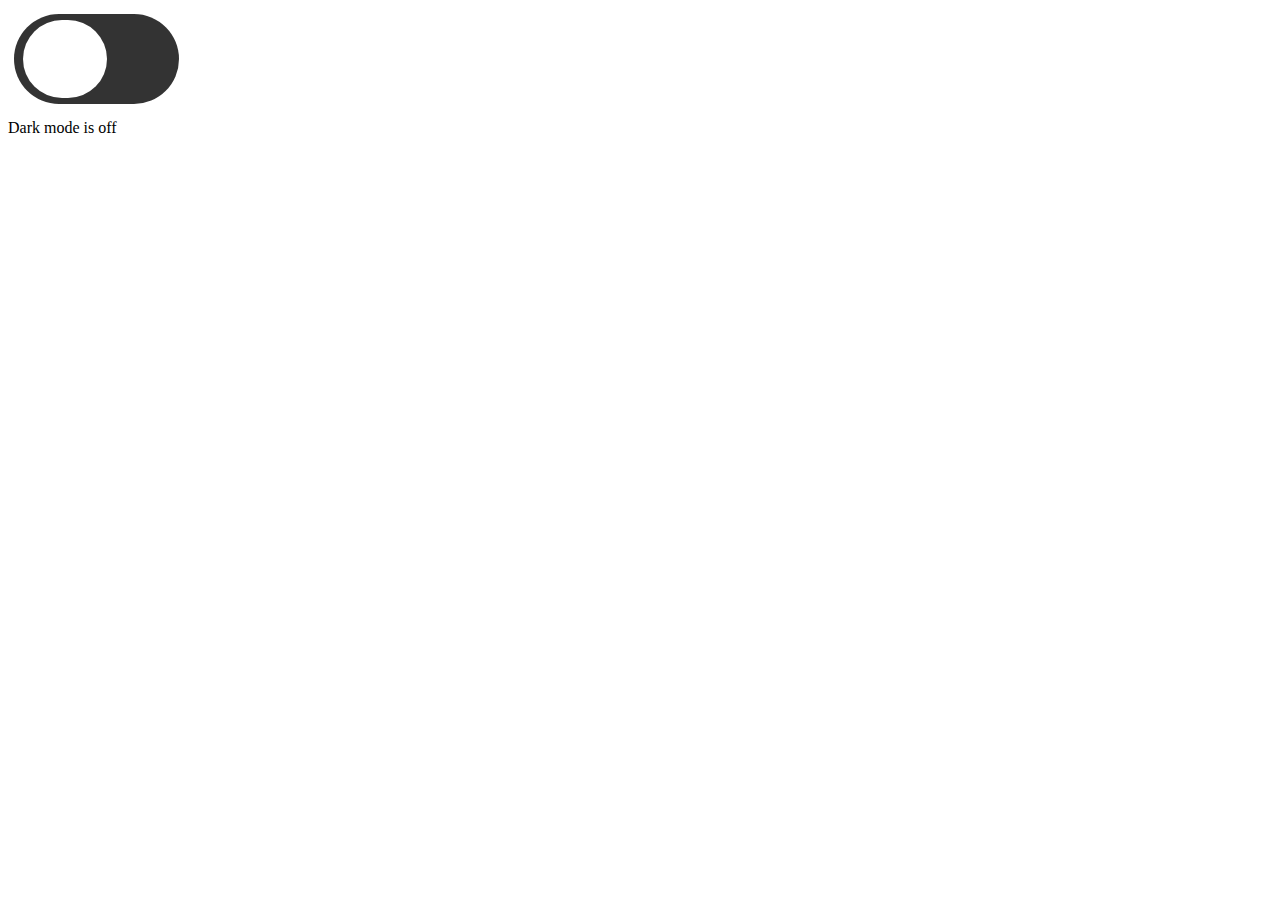
<file: aria/index.html>
<!DOCTYPE html>
<html lang="en">
<head>
    <meta charset="UTF-8">
    <meta name="viewport" content="width=device-width, initial-scale=1.0">
    <title>Aria</title>
    <style>
        .toggle-switch {
            
        }
        
        .toggle-switch__switch {
            transition: all 0.2s ease-in;
            height: 90px;
            width: 165px;
            display: inline-block;
            background-color: #333333;
            margin: 6px;
            margin-bottom: 15px;
            border-radius: 90px;
            cursor: pointer;
            text-align: left;
        }
        
        .toggle-switch__knob {
            transition: all 0.2s ease-in;
            width: 84px;
            height: 78px;
            display: inline-block;
            background-color: #ffffff;
            border-radius: 78px;
            margin: 6px 9px;
        }
        
        .toggle-switch__status {

        }


        /* State */
        .toggle-switch__switch.is-active {
            background-color: #f31455;
        }

        .toggle-switch__switch.is-active  .toggle-switch__knob {
            margin-left: 72px;
        }
        
        /* Focus styles */
        .toggle-switch__switch:focus {
            outline: none;
        }

        .toggle-switch__switch:focus .toggle-switch__knob {
            box-shadow: 0px 0px 5px 5px #229abf;
        }
    </style>
</head>
<body>
    <div class="toggle-switch">
        <span class="toggle-switch__switch js-toggle-switch" tabindex="0" role="switch">
            <span class="toggle-switch__knob"></span>
        </span>
        <div>
            Dark mode is <span class="toggle-switch__status js-status">off</span>
        </div>
    </div>

    <script>

        const toggler = document.querySelector('.js-toggle-switch');
        const switchStatus = document.querySelector('.js-status');

        let switchIsActive = false;

        // called whenever you click on the toggle
        function handleClick() {
            // Causes page to alternate between light and dark mode
            document.body.classList.toggle('is-dark-mode');

            // Causes the toggle to change appearance
            toggler.classList.toggle('is-active');

            // Modifies status contents
            switchIsActive = !switchIsActive;
            switchStatus.innerHTML = switchIsActive ? 'on' : 'off';
        }

        // Adds keyboard events to the toggle
        toggler.addEventListener('keydown', function (event) {
            if (event.key === ' ') {
                // Prevents unintentional form submissions, page scrolls, the like
		        event.preventDefault();

                handleClick()
            }
        });


        toggler.onclick = handleClick;

    </script>
</body>
</html>
</file>
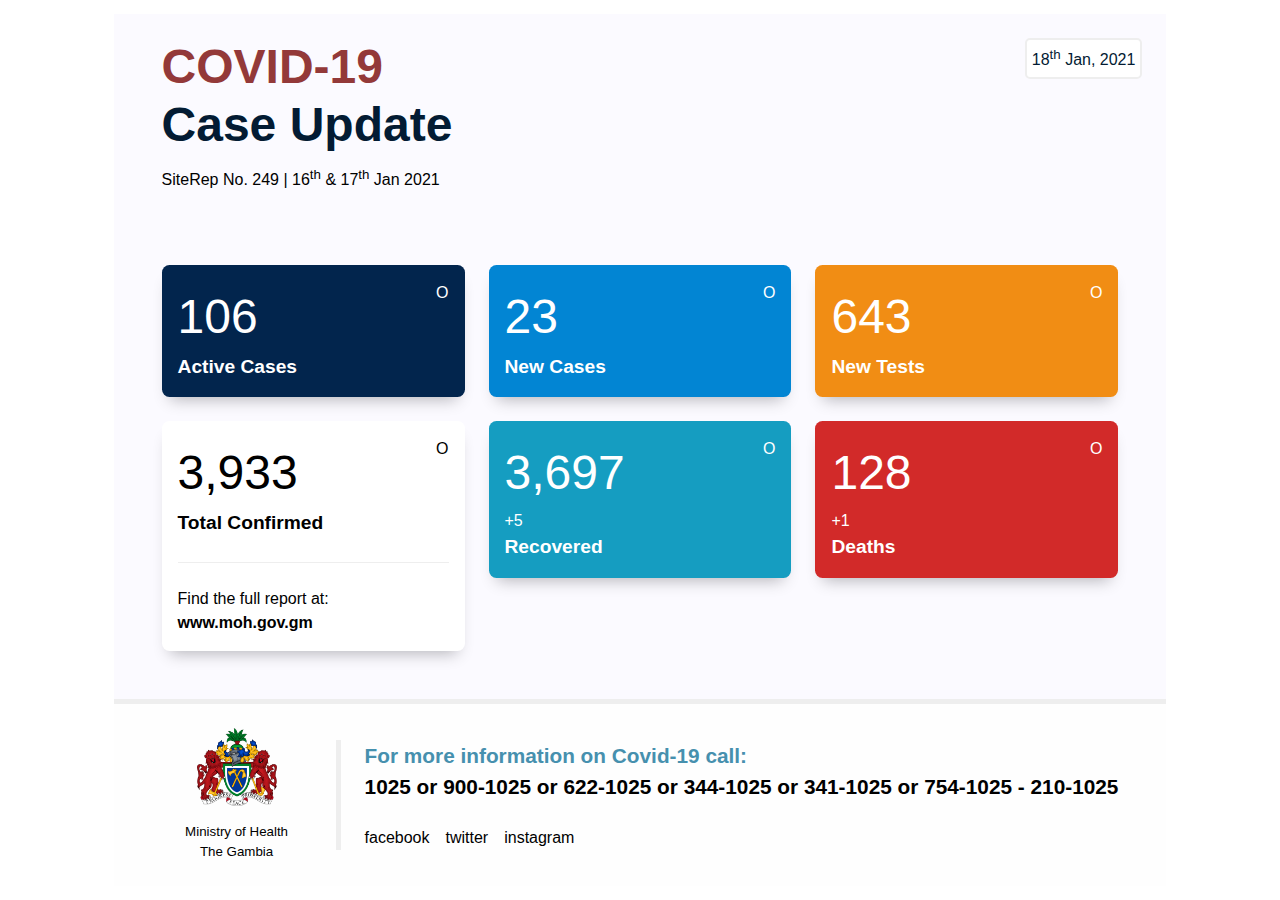
<file: covid-19-case-update/index.html>
<!DOCTYPE html>
<html lang="en">
<head>
    <meta charset="UTF-8">
    <meta name="viewport" content="width=device-width, initial-scale=1.0">
    <title>COVID-19 Case Update - The Gambia</title>
    <link rel="stylesheet" href="./main.css">
</head>
<body>
    <div class="card">
        <div class="card__header">
            <h1 class="card__title">
                <span>COVID-19</span> 
                <span>Case Update</span>              
            </h1>
            <span class="card__meta">SiteRep No. 249 | 16<sup>th</sup> & 17<sup>th</sup> Jan 2021</span>
            <time class="card__time" datetime="2021-01-18">
                <i></i>
                <span>18<sup>th</sup> Jan, 2021</span>
            </time>
        </div>

        <div class="card__body">
            <div class="card__category card__category--active-cases">
                <dl class="card__stats">
                    <dt>106</dt>
                    <dd>Active Cases</dd>
                </dl>
                <span class="card__stats-icon">
                    O
                </span>
            </div>

            <div class="card__category card__category--new-cases">
                <dl class="card__stats">
                    <dt>23</dt>
                    <dd>New Cases</dd>
                </dl>
                <span class="card__stats-icon">
                    O
                </span>
            </div>

            <div class="card__category card__category--new-tests">
                <dl class="card__stats">
                    <dt>643</dt>
                    <dd>New Tests</dd>
                </dl>
                <span class="card__stats-icon">
                    O
                </span>
            </div>

            <div class="card__category card__category--total-confirmed">
                <dl class="card__stats">
                    <dt>3,933</dt>
                    <dd>Total Confirmed</dd>
                </dl>

                <hr>

                <p>
                    Find the full report at: <br>
                    <b>
                        www.moh.gov.gm
                    </b>
                </p>
                <span class="card__stats-icon">
                    O
                </span>
            </div>

            <div class="card__category card__category--recovered">
                <dl class="card__stats">
                    <dt>
                        <span>3,697</span>
                        <span class="u-small-text">+5</span>
                    </dt>
                    <dd>Recovered</dd>
                </dl>
                <span class="card__stats-icon">
                    O
                </span>
            </div>

            <div class="card__category card__category--deaths">
                <dl class="card__stats">
                    <dt>
                        <span>128</span>
                        <span class="u-small-text">+1</span>
                    </dt>
                    <dd>Deaths</dd>
                </dl>
                <span class="card__stats-icon">
                    O
                </span>
            </div>
        </div>


        <div class="card__footer">
            <div class="media">
                <div class="media__img">
                    <img  src="./images/coat-of-arms.svg.png" alt="Court of Arm">
                    <small>
                        Ministry of Health <br>
                        The Gambia
                    </small>
                </div>
                <div class="media__text">
                    <span>For more information on Covid-19 call:</span> 
                    <span>
                        1025 or 900-1025 or 622-1025 or 344-1025 or 341-1025 or 754-1025 - 210-1025
                    </span>
                   
                    <ul class="socials">
                        <li>
                            facebook
                        </li>
                        <li>
                            twitter
                        </li>
                        <li>
                            instagram
                        </li>
                    </ul>
                </div>
            </div>
        </div>
    </div>
</body>
</html>
</file>
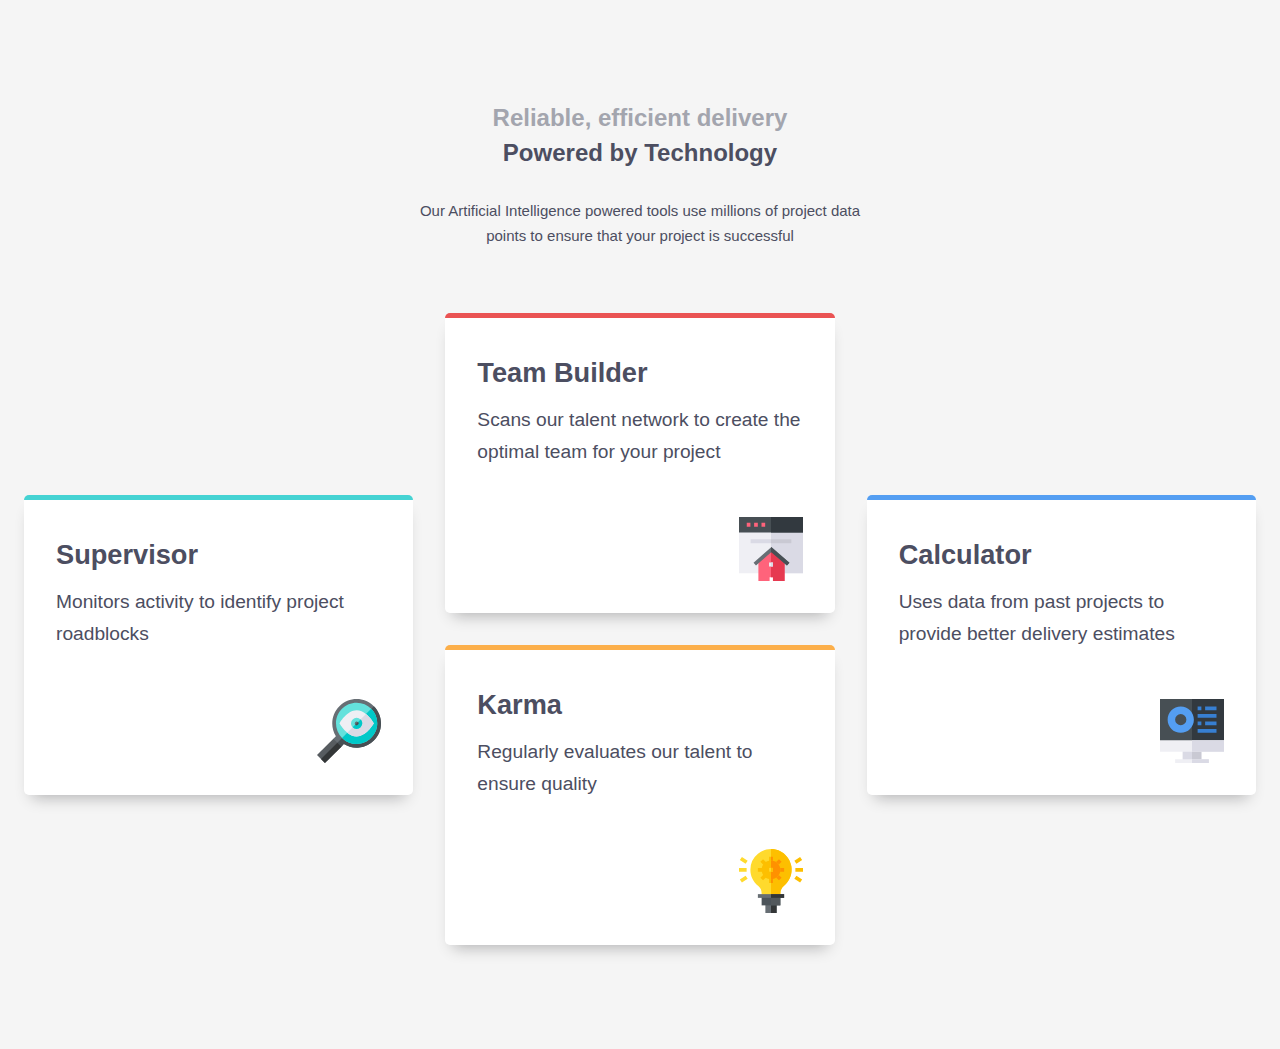
<file: four-card-featured/index.html>
<!DOCTYPE html>
<html lang="en">
<head>
    <meta charset="UTF-8">
    <meta name="viewport" content="width=device-width, initial-scale=1.0">
    <title>Four Card Feature</title>
    <link rel="stylesheet" href="./style.css">
</head>
<body>
    <section class="sec">

        <div class="sec__header">
            <h1 class="sec__title">
                Reliable, efficient delivery
            </h1>
            <h2 class="sec__sub-title">
                Powered by Technology
            </h2>

            <p>
                Our Artificial Intelligence powered tools use millions of project data points to ensure that your project is successful
            </p>
        </div>

        <ul class="cards u-reset-list">
            <li class="card card--supervisor">
                <h3 class="card__title">
                    Supervisor
                </h3>
                <p>
                    Monitors activity to identify project roadblocks
                </p>
                <img class="card__img" src="./images/icon-supervisor.svg" alt="">
            </li>

            <li class="card card--team">
                <h3 class="card__title">
                    Team Builder
                </h3>
                <p>
                    Scans our talent network to create the optimal team for your project
                </p>
                <img class="card__img" src="./images/icon-team-builder.svg" alt="">
            </li>

            <li class="card card--karma">
                <h3 class="card__title">
                    Karma
                </h3>
                <p>
                    Regularly evaluates our talent to ensure quality
                </p>
                <img class="card__img" src="./images/icon-karma.svg" alt="">
            </li>

            <li class="card card--calculator">
                <h3 class="card__title">
                    Calculator
                </h3>
                <p>
                    Uses data from past projects to provide better delivery estimates 
                </p>
                <img class="card__img" src="./images/icon-calculator.svg" alt="">
            </li>
        </ul>

    </section>

</body>
</html>
</file>
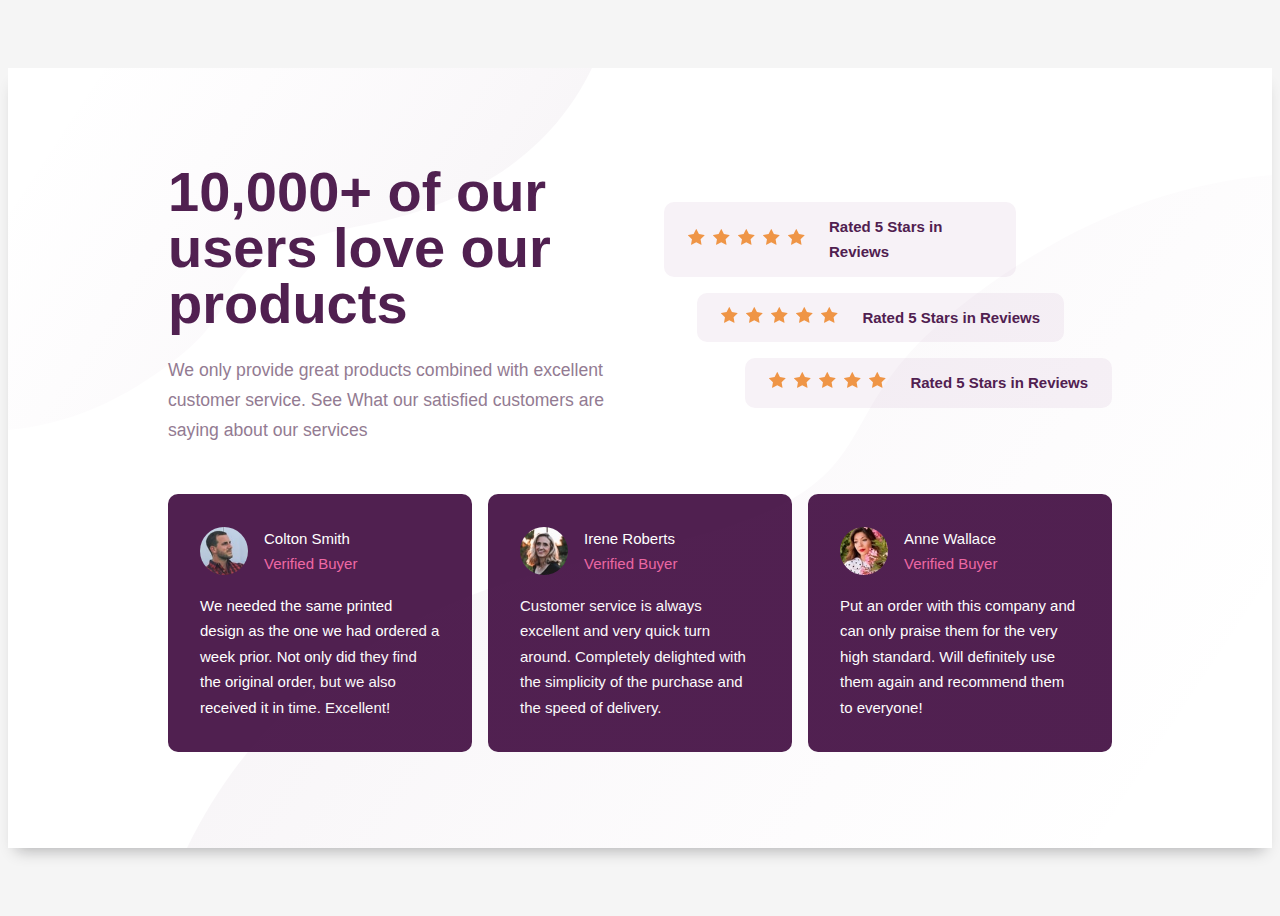
<file: social-proof-section/index.html>
<!DOCTYPE html>
<html lang="en">
<head>
    <meta charset="UTF-8">
    <meta name="viewport" content="width=device-width, initial-scale=1.0">
    <title>Social Proof Section</title>
    <link rel="stylesheet" href="./style.css">
</head>
<body>
    <section class="sec">

        <div class="sec__header">
            <h1 class="sec__title">
                10,000+ of our users love our products
            </h1>
            <p class="sec__sub-title">
                We only provide great products combined with excellent customer service. See What our satisfied customers are saying about our services
            </p>
        </div>

        <ul class="ratings u-reset-list">
            <li class="ratings__item">
                <ul class="stars u-reset-list">
                    <li>
                        <img src="./images/icon-star.svg" alt="">
                    </li>
                    <li>
                        <img src="./images/icon-star.svg" alt="">
                    </li>
                    <li>
                        <img src="./images/icon-star.svg" alt="">
                    </li>
                    <li>
                        <img src="./images/icon-star.svg" alt="">
                    </li>
                    <li>
                        <img src="./images/icon-star.svg" alt="">
                    </li>
                </ul>
                <span>
                    Rated 5 Stars in Reviews
                </span>
            </li>
            <li class="ratings__item">
                <ul class="stars u-reset-list">
                    <li>
                        <img src="./images/icon-star.svg" alt="">
                    </li>
                    <li>
                        <img src="./images/icon-star.svg" alt="">
                    </li>
                    <li>
                        <img src="./images/icon-star.svg" alt="">
                    </li>
                    <li>
                        <img src="./images/icon-star.svg" alt="">
                    </li>
                    <li>
                        <img src="./images/icon-star.svg" alt="">
                    </li>
                </ul>
                <span>
                    Rated 5 Stars in Reviews
                </span>
            </li>
            <li class="ratings__item">
                <ul class="stars u-reset-list">
                    <li>
                        <img src="./images/icon-star.svg" alt="">
                    </li>
                    <li>
                        <img src="./images/icon-star.svg" alt="">
                    </li>
                    <li>
                        <img src="./images/icon-star.svg" alt="">
                    </li>
                    <li>
                        <img src="./images/icon-star.svg" alt="">
                    </li>
                    <li>
                        <img src="./images/icon-star.svg" alt="">
                    </li>
                </ul>
                <span>
                    Rated 5 Stars in Reviews
                </span>
            </li>
        </ul>

        <ul class="testimonials u-reset-list">
            <li class="testimonial__item">
                <figure class="media">
                    <img class="media__figure" src="./images/image-colton.jpg" alt="">
                    <figcaption>
                        <span class="media__title">Colton Smith</span>
                        <span class="media__sub-title">Verified Buyer</span>
                    </figcaption>
                </figure>

                <blockquote>
                    <p>
                        We needed the same printed design as the one we had ordered a week prior. Not only did they find the original order, but we also received it in time. Excellent!
                    </p>
                </blockquote>
            </li>

            <li class="testimonial__item">
                <figure class="media">
                    <img class="media__figure" src="./images/image-irene.jpg" alt="">
                    <figcaption>
                        <span class="media__title">Irene Roberts</span>
                        <span class="media__sub-title">Verified Buyer</span>
                    </figcaption>
                </figure>

                <blockquote>
                    <p>
                        Customer service is always excellent and very quick turn around. Completely delighted with the simplicity of the purchase and the speed of delivery.
                    </p>
                </blockquote>
            </li>

            <li class="testimonial__item">
                <figure class="media">
                    <img class="media__figure" src="./images/image-anne.jpg" alt="">
                    <figcaption>
                        <span class="media__title">Anne Wallace </span>
                        <span class="media__sub-title">Verified Buyer</span>
                    </figcaption>
                </figure>

                <blockquote>
                    <p>
                        Put an order with this company and can only praise them for the very high standard. Will definitely use them again and recommend them to everyone!
                    </p>
                </blockquote>
            </li>
        </ul>
    </section>
</body>
</html>
</file>
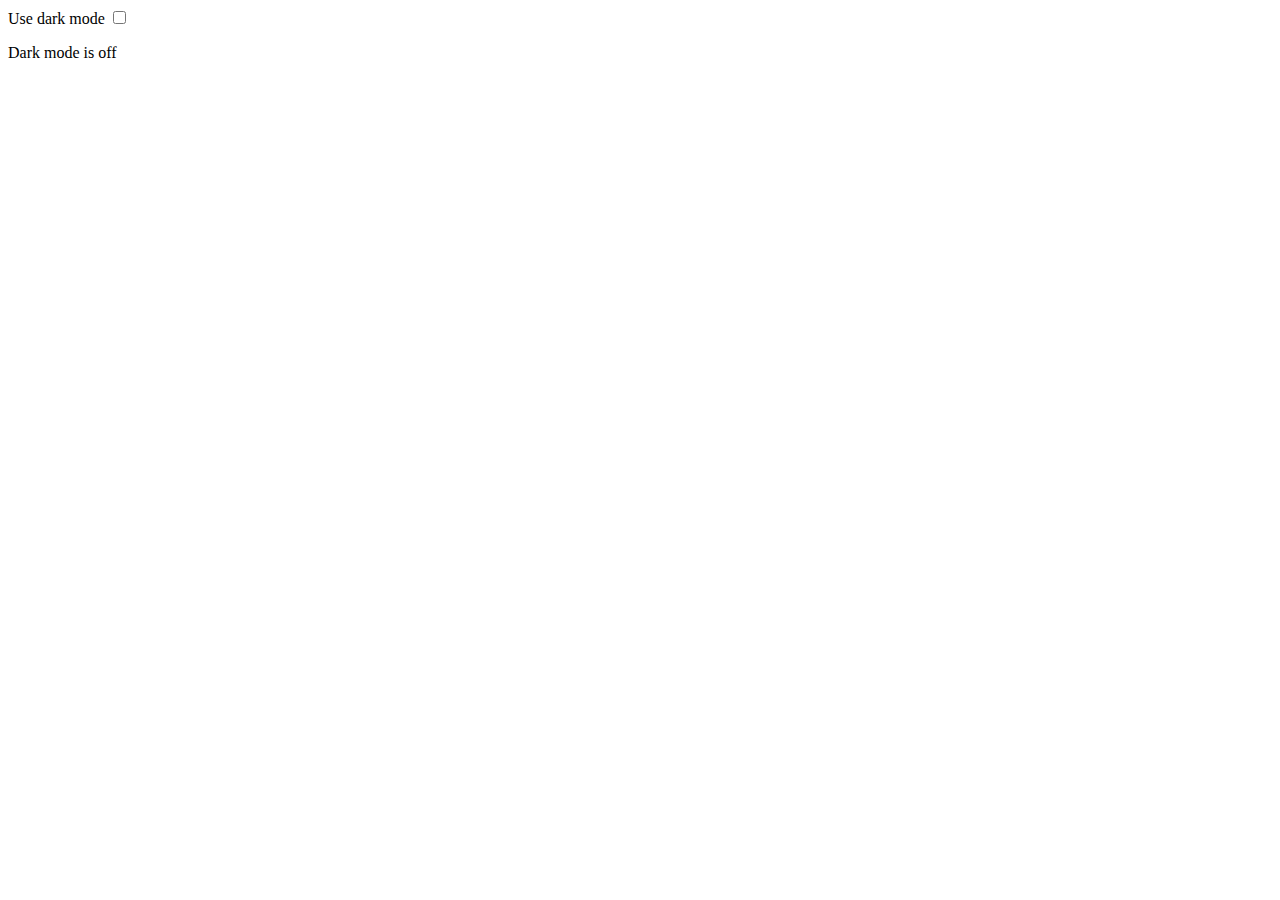
<file: aria/index-semantic.html>
<!DOCTYPE html>
<html lang="en">
<head>
    <meta charset="UTF-8">
    <meta name="viewport" content="width=device-width, initial-scale=1.0">
    <title>Aria with Semantic Element</title>
    
</head>
<body>
    <div class="toggle-switch">
        <label>
            <span class="visually-hidden">
                Use dark mode
            </span>
            <input type="checkbox" class="visually-hidden" />
            <span class="toggle-switch__switch js-toggle-switch">
                <span class="toggle-switch__knob"></span>
            </span>
        </label>
        
        <p>
            Dark mode is <span class="toggle-switch__status js-status">off</span>
        </p>
    </div>
</body>
</html>
</file>
<file: covid-19-case-update/main.css>
/**
 * Set the global `box-sizing` state to `border-box`.
 *
 * css-tricks.com/inheriting-box-sizing-probably-slightly-better-best-practice
 * paulirish.com/2012/box-sizing-border-box-ftw
 */
 html {
    box-sizing: border-box;
}
  
*,
*:before,
*:after {
    box-sizing: inherit;
}
  

/**
 * remove all margins and paddings from certain elements.
 */
 body,
 h1, h2,
 p, 
 dl, dd, ol, ul {
    margin:  0;
    padding: 0;
}

ol, ul {
    list-style: none;
}

body {
    font-family: -apple-system, BlinkMacSystemFont, 'Segoe UI', Roboto, Oxygen, Ubuntu, Cantarell, 'Open Sans', 'Helvetica Neue', sans-serif;
    line-height: 1.5;
    color: black;
    background-color: #fff;
}

img {
    max-width: 100%;
}

hr {
    display: block;
    height: 1px;
    margin-top: 1.5rem;
    margin-bottom: 1.5rem;
    padding: 0;
    border: 0;
    border-top: 1px solid #eee;
}


/* the components styles */
body {
    min-height: 100vh;
    display: grid;
    place-items: center;
    resize: both;
}

.card {
    background-color: #fbfaff;
}


/* card header */
.card__header {
    position: relative;
    padding: 1.5rem 3rem;
}

    .card__title {
        font-size: 3rem;
        line-height: 1.2;
    }

    .card__title span {
        display: block;
    }

    .card__title span:first-child {
        color: #933939;
    }
    .card__title span:last-child {
        color: #031b33;
    }

    .card__meta {
        margin-top: 0.75rem;
        display: block;
    }

    .card__time {
        position: absolute;
        top: 1.5rem;
        right: 1.5rem;
        border: 2px solid #eee;
        border-radius: 5px;
        padding: 5px;
        color: #031b33;
        background-color: #fff;
    }


  








/* card body */
.card__body {
    display: grid;
    grid-template-columns: repeat(auto-fit, minmax(230px, 1fr));
    gap: 1.5rem;
    /* grid-auto-rows: 460px; */
    grid-auto-flow: dense;
    padding: 3rem;


    
}

    .card__category {
        position: relative;
        border-radius: 7.5px;
        padding: 1rem;
        color: #fff;
        box-shadow: 0 10px 15px -8px rgba(11, 11, 12, 0.3);
    }

        .card__category--active-cases {
            background-color: #02254d;
        }
        .card__category--new-cases {
            background-color: #0285d3;
        }
        .card__category--new-tests {
            background-color: #f18d14;
        }
        .card__category--total-confirmed {
            background-color: #fff;
            color: black;
            grid-row: span 2;
        }
        .card__category--recovered {
            background-color: #159dc1;
        }
        .card__category--deaths {
            background-color: #d22a29;
        }

            .card__stats {

            }

            .card__stats dt {
                font-size: 3rem;
            }

            .card__stats dt span {
                display: block;
            }

            .card__stats dd {
                font-size: 1.2rem;
                font-weight: bold;
            }
            
            .card__stats-icon {
                position: absolute;
                top: 1rem;
                right: 1rem;
            }












/* card footer */
.card__footer {
    padding: 1.5rem 3rem;
    border-top: 5px solid #eee;
    background-color: #fefefe;
}




/* objects */
.media {
    display: flex;
    flex-wrap: wrap;
    align-items: center;
}

.media__img {
    display: flex;
    flex-direction: column;
    justify-content: center;
    align-items: center;
    margin-right: 1.5rem;
    width: 150px;
    text-align: center;
}

.media__img img {
    width: 80px;
}

.media__img small {
    margin-top: 1rem;
}

.media__text {
    flex: 1;
    border-left: 5px solid #eee;
    padding-left: 1.5rem;
}

.media__text span {
    display: block;
    font-weight: bold;
    font-size: 1.3rem;
}

.media__text span:first-child {
    color: #4690ae;
}

.media__text span:last-child {
    color: #031b33;
}


.socials {
    display: flex;
    flex-wrap: wrap;
    align-items: center;
    margin-top: 1.5rem;
}

.socials li {
    padding-right: 1rem;
}





/* utilities */
.u-small-text {
    font-size: 1rem;
}
</file>
<file: four-card-featured/style.css>
/**
 * Set the global `box-sizing` state to `border-box`.
 *
 * css-tricks.com/inheriting-box-sizing-probably-slightly-better-best-practice
 * paulirish.com/2012/box-sizing-border-box-ftw
 */
 html {
    box-sizing: border-box;
}
  
*,
*:before,
*:after {
    box-sizing: inherit;
}


/* Reset */
figure,
p,
blockquote,
h1,
h2,
h3 {
    margin: 0;
}


/* Base */
body {
    font-family: -apple-system, BlinkMacSystemFont, 'Segoe UI', Roboto, Oxygen, Ubuntu, Cantarell, 'Open Sans', 'Helvetica Neue', sans-serif;
    font-size: 15px;
    line-height: 1.7;
    background-color: #f5f5f5;
    color: hsl(234, 12%, 34%);

}



/* Section */
.sec {
    max-width: 1440px;
    padding: 6rem 16px;
    margin: auto;
}

.sec__header {
    text-align: center;
    max-width: 30rem;
    margin: auto;
}

.sec__title {
    font-size: 1.5rem;
    line-height: 1.2;
    color: hsl(229, 6%, 66%);
  
}

.sec__sub-title {
    font-size: 1.5rem;
    color: hsl(234, 12%, 34%);
    margin-bottom: 1.5rem ;
}





/* cards */
.cards {
    display: grid;
    gap: 2rem;
    grid-template-columns: repeat(auto-fit, minmax(300px, 1fr));
    margin-top: 4rem !important;
}

.card {
    
    background-color: #fff;
    box-shadow: 0 10px 15px -8px rgba(11, 11, 12, 0.3);
    padding: 2rem;
    min-height: 300px; /* don't sent a fixed height */
    position: relative;
    border-radius: 5px;
    border-top: 5px solid;
}

.card p {
    font-size: 1.2rem;
}

.card__title {
    font-size: 1.7rem;
    margin-bottom: 0.5rem;
    color: hsl(234, 12%, 34%);
}

.card__img {
    position: absolute;
    right: 2rem;
    bottom: 2rem;
}

/* modifiers */
.card--supervisor { border-top-color: hsl(180, 62%, 55%); }
.card--team { border-top-color: hsl(0, 78%, 62%); }
.card--karma { border-top-color: hsl(34, 97%, 64%); }
.card--calculator { border-top-color: hsl(212, 86%, 64%); }



/* utilities */
.u-reset-list {
    padding: 0;
    margin: 0;
    list-style: none;
}







/* MQs */
@media (min-width: 1280px) {
    .cards {
        grid-template-columns: 1fr 1fr 1fr;
    }

    .card:nth-child(1) {
        grid-row: 2;
        grid-column: 1;
        top: -150px; /* this is half of the height of the card */
    }
    .card:nth-child(2) {
        grid-row: 1;
        grid-column: 2;
    }
    .card:nth-child(3) {
        grid-row: 2;
        grid-column: 2;
    }
    .card:nth-child(4) {
        grid-row: 2;
        grid-column: 3;
        top: -150px; /* this is half of the height of the card */
    }


}
</file>
<file: social-proof-section/style.css>
/**
 * Set the global `box-sizing` state to `border-box`.
 *
 * css-tricks.com/inheriting-box-sizing-probably-slightly-better-best-practice
 * paulirish.com/2012/box-sizing-border-box-ftw
 */
 html {
    box-sizing: border-box;
}
  
*,
*:before,
*:after {
    box-sizing: inherit;
}


/* Reset */
figure,
p,
blockquote,
h1 {
    margin: 0;
}


/* Base */
body {
    font-family: -apple-system, BlinkMacSystemFont, 'Segoe UI', Roboto, Oxygen, Ubuntu, Cantarell, 'Open Sans', 'Helvetica Neue', sans-serif;
    font-size: 15px;
    line-height: 1.7;
    background-color: #f5f5f5;

    min-height: 100vh;
    display: grid;
    place-items: center;
    resize: both;
}



/* Section */
.sec {
    display: grid;
    gap: 3rem;
    max-width: 1440px;
    background-color: white;
    padding: 6rem 16px;
    margin: auto;
    box-shadow: 0 10px 15px -8px rgba(11, 11, 12, 0.3);
    position: relative;
}

.sec::before,
.sec::after { 
    position: absolute;
    content: "";
}

.sec::before {
    width: 374px;
    height: 232px;
    top: 0;
    left: 0;
    background-image: url('./images/bg-pattern-top-mobile.svg');
}

.sec::after {
    width: 375px;
    height: 503px;
    right: 0;
    bottom: 0;
    background-image: url('./images/bg-pattern-bottom-mobile.svg');
}

.sec__header {
    text-align: center;
}

.sec__title {
    font-size: 3rem;
    line-height: 1.2;
    color: hsl(300, 43%, 22%);
    margin-bottom: 1.5rem;
}

.sec__sub-title {
    color: hsl(303, 10%, 53%)
}





/* ratings */
.ratings {
    display: grid;
    gap: 1rem;
}

.ratings__item {
    display: flex;
    flex-direction: column;
    align-items: center;
    justify-content: center;
    background-color: hsl(300, 24%, 96%);
    border-radius: 10px;
    padding: 1rem;
}

.ratings__item span {
    color: hsl(300, 43%, 22%);
    font-weight: bold;
}

.stars {
    display: flex;
    align-items: center;
    justify-content: center;
}

.stars * + * {
    margin-left: 0.5rem;
}







/* testimonials */
.testimonials {
    display: grid;
    gap: 1rem;
    grid-template-columns: repeat(auto-fit, minmax(300px, 1fr));
}

.testimonial__item {
    background-color: hsl(300, 43%, 22%);
    color: white;
    padding: 2rem;
    border-radius: 10px;
}




/* Media */
.media {
    display: flex;
    align-items: center;
}

.media__figure {
    margin-right: 1rem;
    border-radius: 50%;
    width: 48px;
}


.media__title {
    display: block;
}

.media__sub-title {
    display: block;
    color: hsl(333, 80%, 67%);
}


blockquote {
    margin-top: 1rem;
}


/* utilities */
.u-reset-list {
    padding: 0;
    margin: 0;
    list-style: none;
}






/* MWs */

@media (min-width: 800px) {
    .sec {
        grid-template-columns: 1fr 1fr;
    }

    .sec__header {
        text-align: left;
    }

    .ratings {
        align-self: center;
    }

    .ratings__item {
       padding: 0.75rem 1.5rem;
    }

    .stars {
        margin-right: 1.5rem;
    }

    .testimonials {
        grid-column: span 2;
    }
}





@media (min-width: 1024px) {
    .sec {
        padding: 6rem 6rem;
    }


    .sec__title {
        font-size: 3.5rem;
        line-height: 1;
    }
    
    .sec__sub-title {
        font-size: 1.1rem;
    }


    .ratings {
        justify-items: right;
    }
    .ratings__item {
        flex-direction: row;
    }

    
}



@media (min-width: 1280px) {

    .sec {
        padding: 6rem 10rem;
    }

    .sec::before {
        width: 584px;
        height: 362px;
        background-image: url('./images/bg-pattern-top-desktop.svg');
    }
    
    .sec::after {
        width: 1085px;
        height: 673px;
        background-image: url('./images/bg-pattern-bottom-desktop.svg');
    }

    .ratings__item {
        max-width: 400px;
    }

    .ratings__item:nth-child(1) {
        margin-right: 6rem;
    }
    .ratings__item:nth-child(2) {
        margin-right: 3rem;
    }
}
</file>
